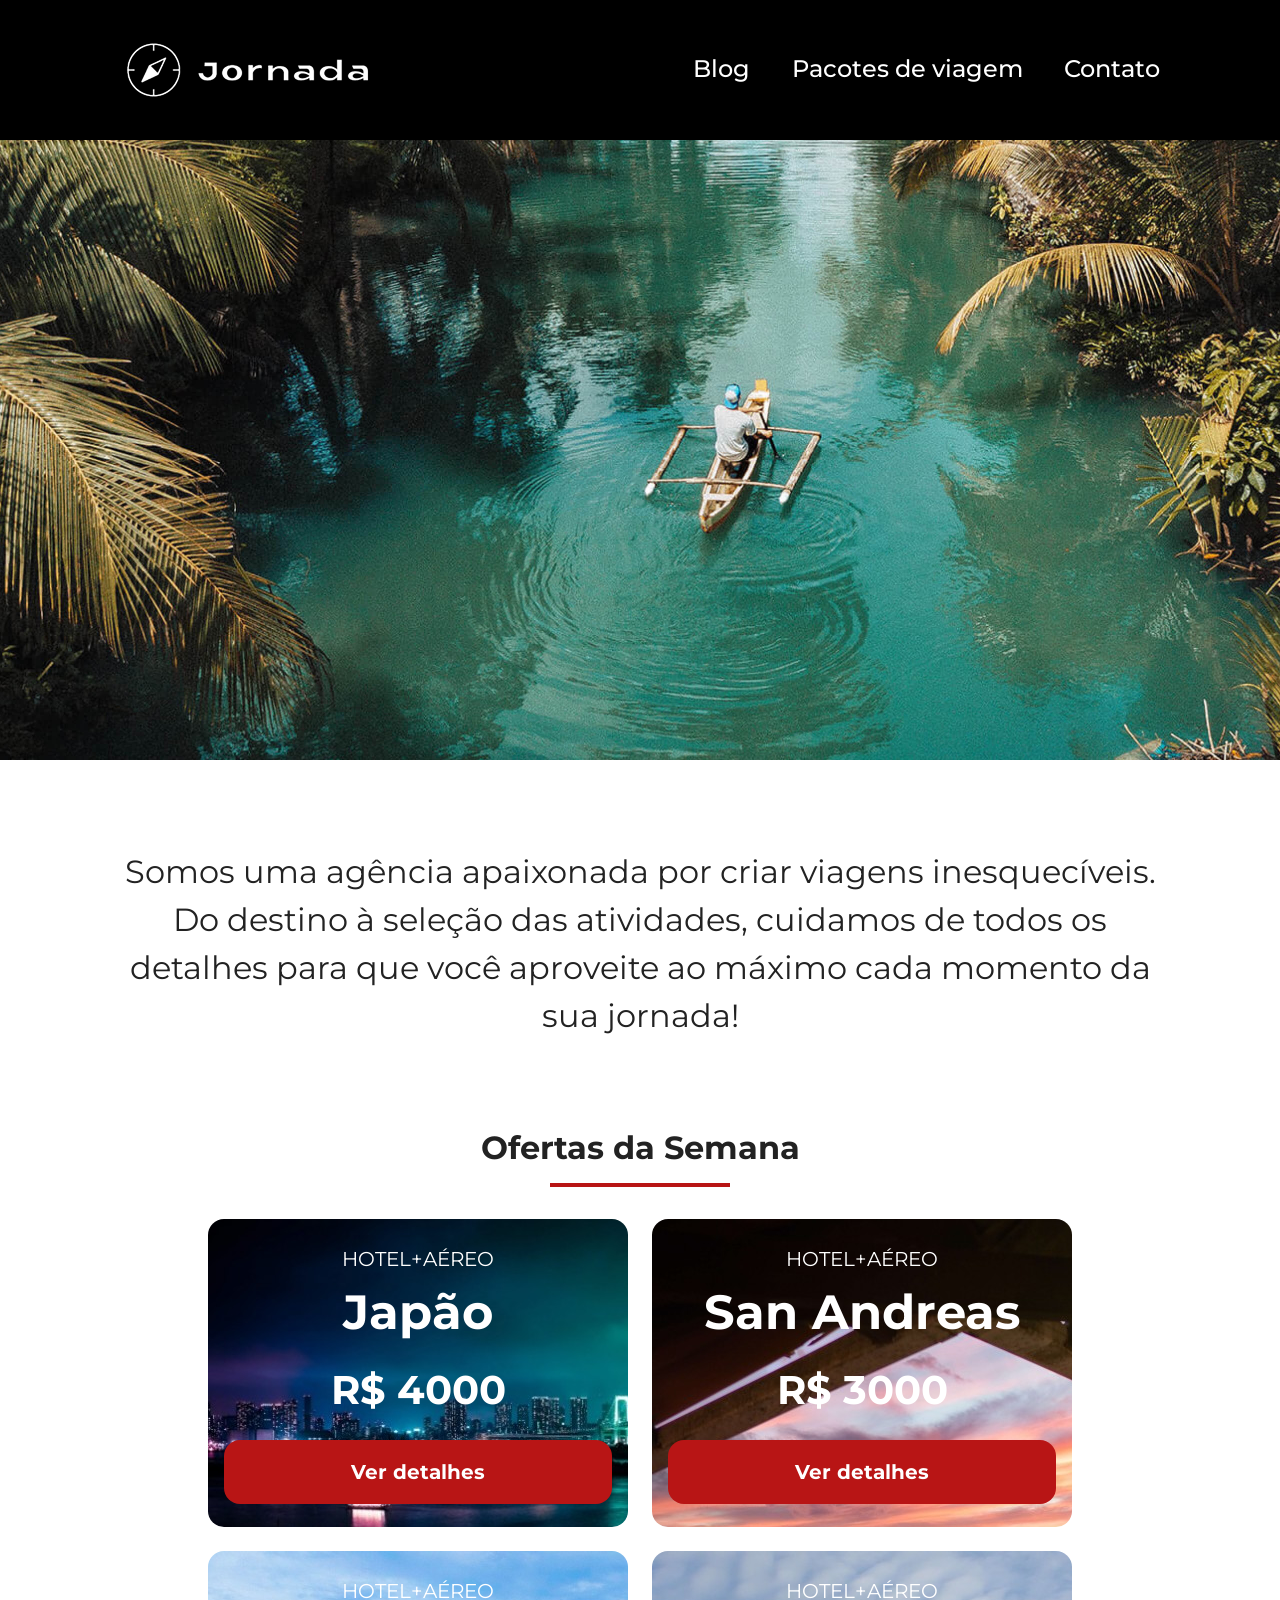
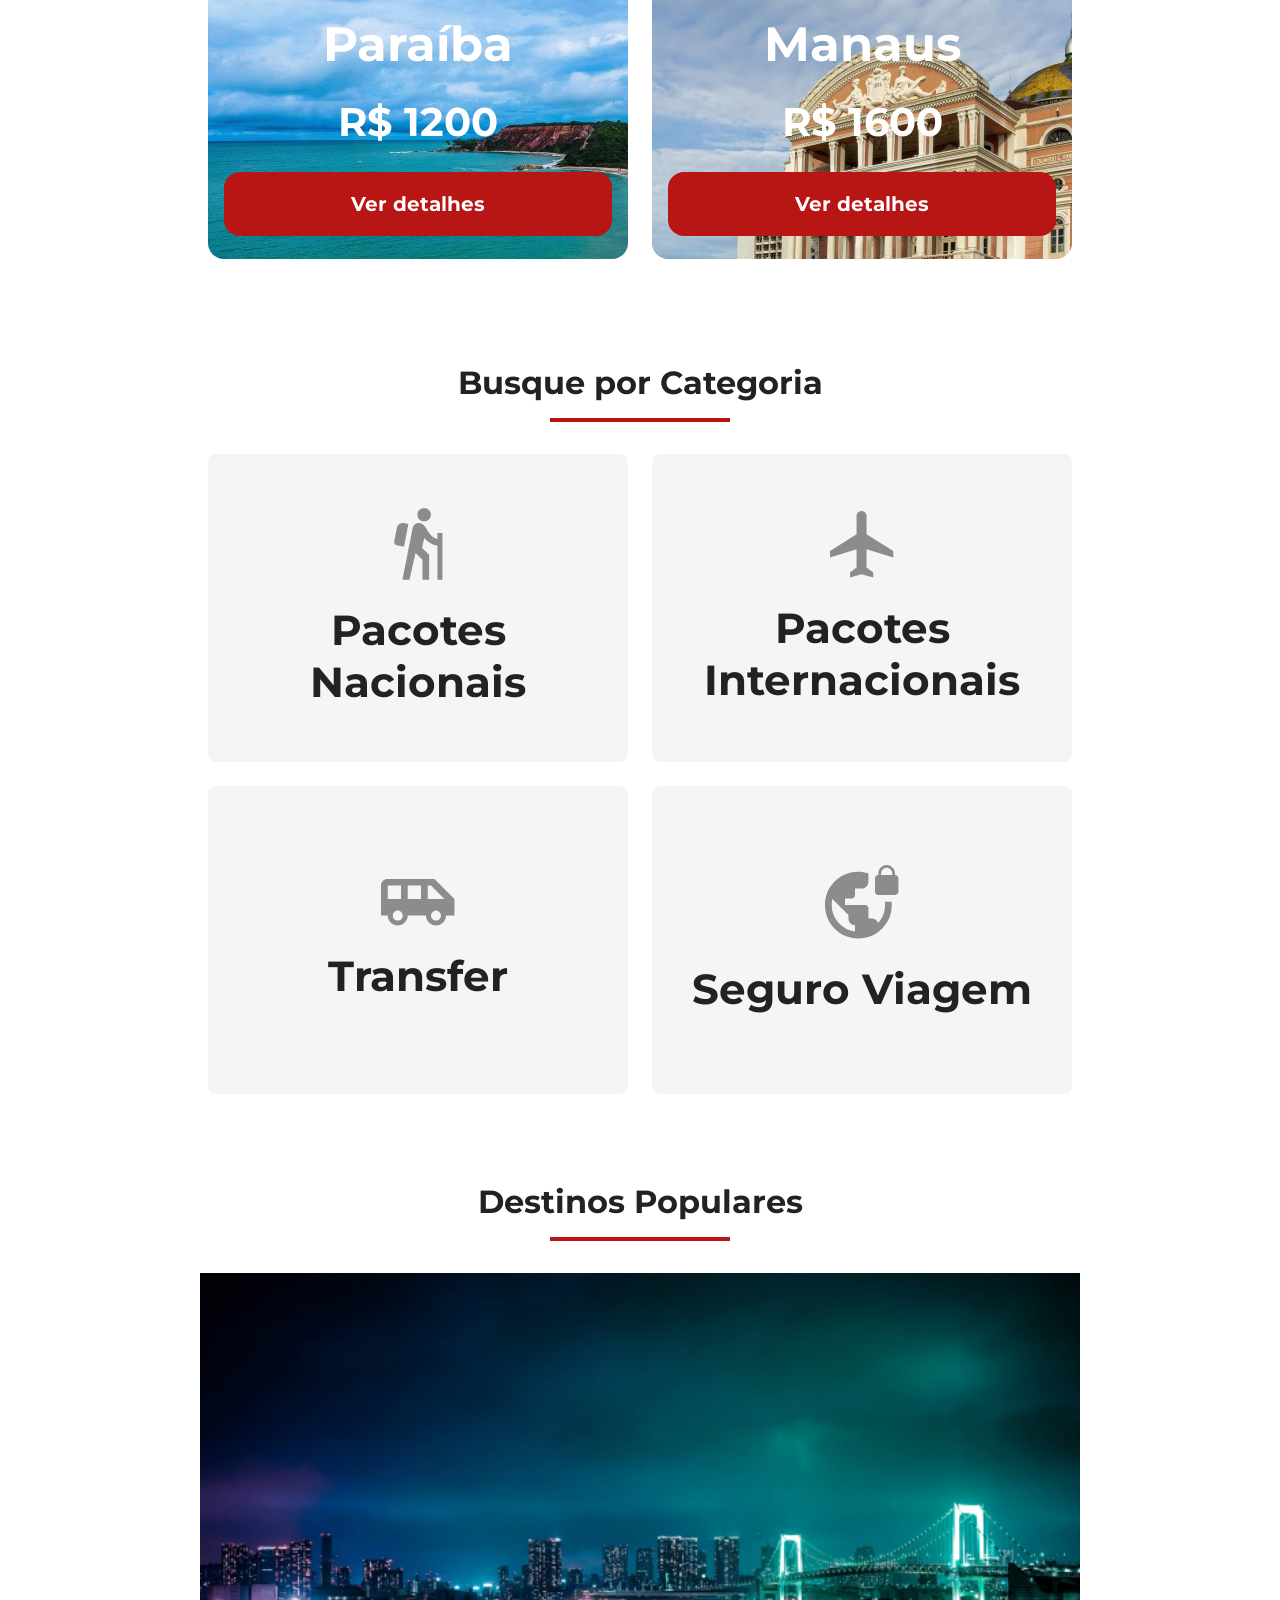
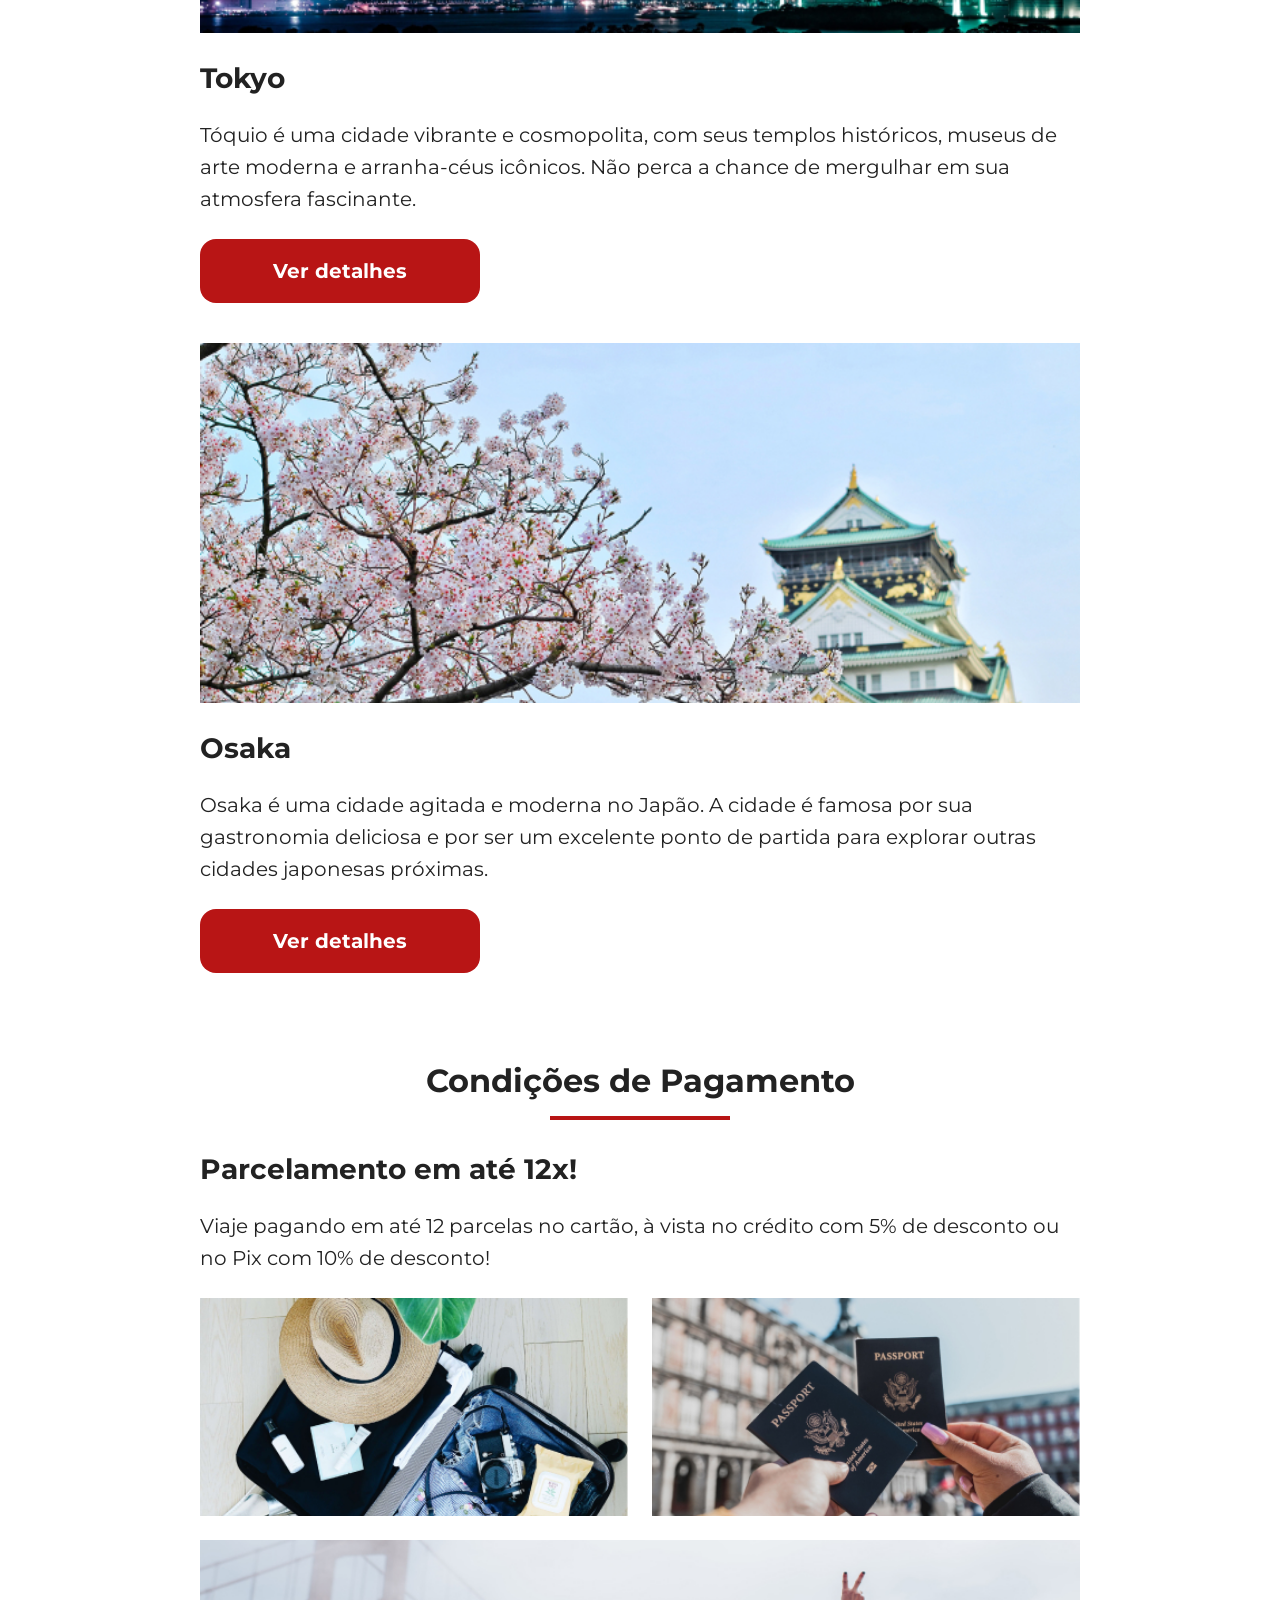
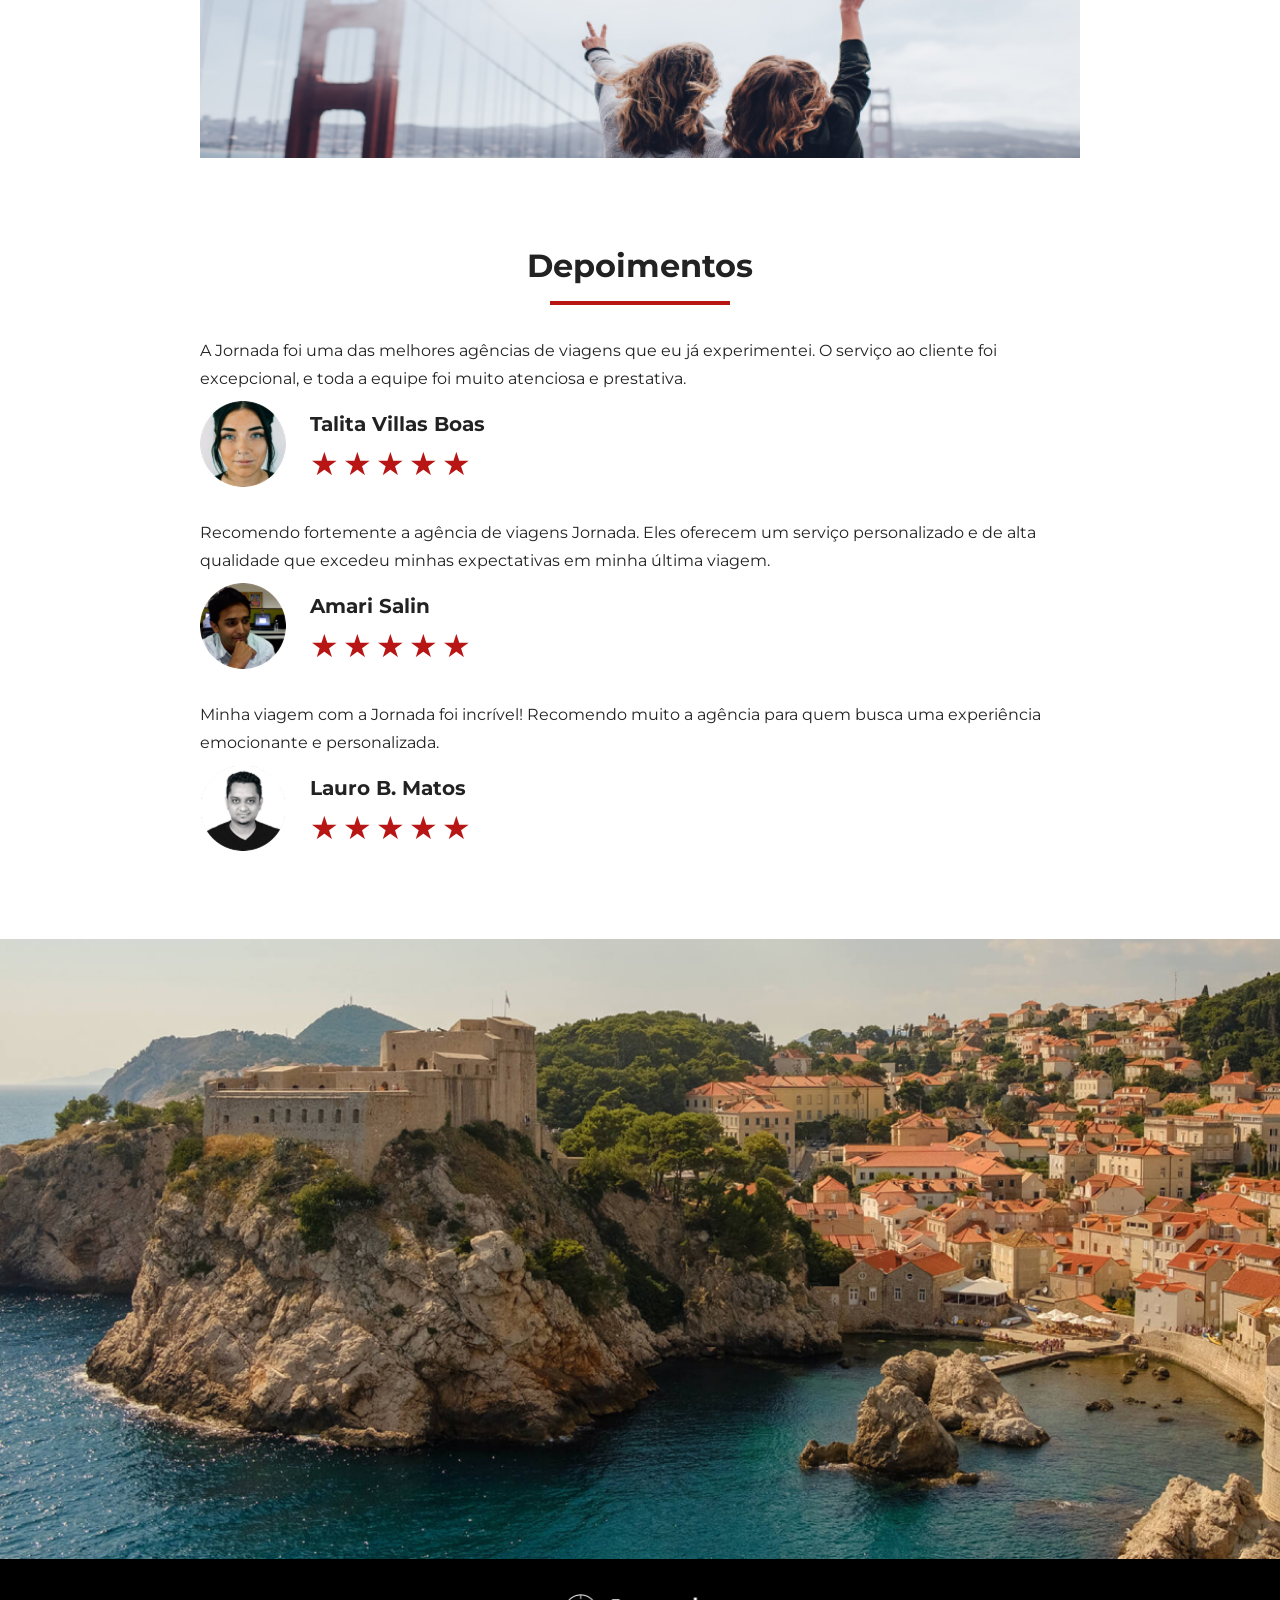
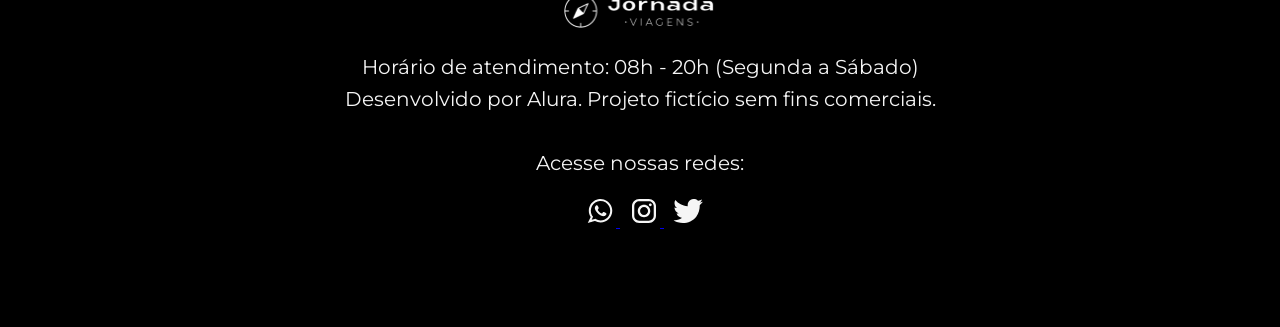
<file: index.html>
<!doctype html>
<html lang="en">
  <head>
    <meta charset="UTF-8" />
    <meta name="viewport" content="width=device-width, initial-scale=1.0" />

    <meta
      name="description"
      content="Jornada Viagens, uma agência apaixonada por criar viagens inesquecíveis"
    />
    <meta name="og:title" content="Jornada Viagens" />
    <meta
      name="og:description"
      content="Jornada Viagens, uma agência apaixonada por criar viagens inesquecíveis"
    />
    <meta
      name="og:image"
      content="https://lucaaas.github.io/jornada-viagens/img/logo-branco.png"
    />
    <meta name="og:type" content="website" />
    <meta name="og:url" content="https://lucaaas.github.io/jornada-viagens/" />

    <link rel="shortcut icon" href="favicon.png" type="image/x-icon" />

    <link rel="stylesheet" href="css/style.css" />

    <title>Jornada Viagens</title>
  </head>

  <body>
    <header class="main-header">
      <a class="logo" href="#" title="Voltar para a página inicial">
        <img
          class="img-mobile"
          src="img/bussola-jornada-branca.png"
          alt="Bússola do logo Jornada Viagens na cor branca"
        />

        <img
          class="img-desktop"
          src="img/bussola-texto-jornada-braco.png"
          alt="Bússola do logo Jornada Viagens na cor preta"
        />
      </a>

      <div class="navigation-menu">
        <label for="menu">
          <img src="img/menu.png" alt="menu" />
        </label>
        <input type="checkbox" id="menu" hidden />

        <nav>
          <ul class="list-links">
            <li>
              <a href="blog.html" target="_blank" title="Acessar Blog">Blog</a>
            </li>

            <li>
              <a
                href="packages.html"
                title="Acessar Pacotes de viagem"
              >
                Pacotes de viagem
              </a>
            </li>

            <li>
              <a href="contato.html" target="_blank" title="Acessar Contato">
                Contato
              </a>
            </li>
          </ul>
        </nav>
      </div>
    </header>

    <section class="hero">
      <div class="hero-img"></div>

      <h2>
        Somos uma agência apaixonada por criar viagens inesquecíveis. Do destino
        à seleção das atividades, cuidamos de todos os detalhes para que você
        aproveite ao máximo cada momento da sua jornada!
      </h2>
    </section>

    <section class="offers">
      <div class="section-title">
        <h2>Ofertas da Semana</h2>
        <hr />
      </div>

      <div class="offer-cards">
        <article class="card japao">
          <header>
            <p>HOTEL+AÉREO</p>
            <h3>
              Japão
              <br />
              <span> R$ 4000 </span>
            </h3>
          </header>

          <footer>
            <a href="#" class="button">Ver detalhes</a>
          </footer>
        </article>

        <article class="card san-andreas">
          <header>
            <p>HOTEL+AÉREO</p>
            <h3>
              San Andreas
              <br />
              <span> R$ 3000 </span>
            </h3>
          </header>

          <footer>
            <a href="#" class="button">Ver detalhes</a>
          </footer>
        </article>

        <article class="card paraiba">
          <header>
            <p>HOTEL+AÉREO</p>
            <h3>
              Paraíba
              <br />
              <span> R$ 1200 </span>
            </h3>
          </header>

          <footer>
            <a href="#" class="button">Ver detalhes</a>
          </footer>
        </article>

        <article class="card manaus">
          <header>
            <p>HOTEL+AÉREO</p>
            <h3>
              Manaus
              <br />
              <span> R$ 1600 </span>
            </h3>
          </header>

          <footer>
            <a href="#" class="button">Ver detalhes</a>
          </footer>
        </article>
      </div>
    </section>

    <section class="categories">
      <div class="section-title">
        <h2>Busque por Categoria</h2>
        <hr />
      </div>

      <div class="categories-search">
        <a
          href="#"
          class="clickable-card"
          title="Busque pela categoria pacotes nacionais"
        >
          <article>
            <img
              src="img/icon-national-packs.svg"
              alt="Ícone pacotes nacionais"
              class="icon"
            />
            <h3 class="content-title">Pacotes Nacionais</h3>
          </article>
        </a>

        <a
          href="#"
          class="clickable-card"
          title="Busque pela categoria pacotes internacionais"
        >
          <article>
            <img
              src="img/icon-international-packs.svg"
              alt="Ícone pacotes internacionais"
              class="icon"
            />
            <h3 class="content-title">Pacotes Internacionais</h3>
          </article>
        </a>

        <a
          href="#"
          class="clickable-card"
          title="Busque pela categoria tranfer"
        >
          <article>
            <img src="img/icon-transfer.svg" alt="Ícone tranfer" class="icon" />
            <h3 class="content-title">Transfer</h3>
          </article>
        </a>

        <a
          href="#"
          class="clickable-card"
          title="Busque pela categoria seguro de viagem"
        >
          <article>
            <img
              src="img/icon-trip-insurance.svg"
              alt="Ícone seguro viagem"
              class="icon"
            />
            <h3 class="content-title">Seguro Viagem</h3>
          </article>
        </a>
      </div>
    </section>

    <section class="destinations">
      <div class="section-title">
        <h2>Destinos Populares</h2>
        <hr />
      </div>

      <div class="destination-items">
        <article class="item">
          <header>
            <div class="img-item tokyo-image"></div>
            <h3 class="content-title">Tokyo</h3>
          </header>

          <p class="content-text">
            Tóquio é uma cidade vibrante e cosmopolita, com seus templos
            históricos, museus de arte moderna e arranha-céus icônicos. Não
            perca a chance de mergulhar em sua atmosfera fascinante.
          </p>

          <footer>
            <a
              href="#"
              class="button"
              title="Veja mais detalhes do destino Tokyo"
              >Ver detalhes</a
            >
          </footer>
        </article>

        <article class="item">
          <header>
            <div class="img-item osaka-image"></div>
            <h3 class="content-title">Osaka</h3>
          </header>

          <p class="content-text">
            Osaka é uma cidade agitada e moderna no Japão. A cidade é famosa por
            sua gastronomia deliciosa e por ser um excelente ponto de partida
            para explorar outras cidades japonesas próximas.
          </p>

          <footer>
            <a
              href="#"
              class="button"
              title="Veja mais detalhes do destino Osaka"
              >Ver detalhes</a
            >
          </footer>
        </article>
      </div>
    </section>

    <section class="payments">
      <div class="section-title">
        <h2>Condições de Pagamento</h2>
        <hr />
      </div>

      <div class="content">
        <div class="payment-info-content">
          <h3 class="content-title">Parcelamento em até 12x!</h3>
          <p class="content-text">
            Viaje pagando em até 12 parcelas no cartão, à vista no crédito com
            5% de desconto ou no Pix com 10% de desconto!
          </p>
        </div>

        <div class="image-gallery">
          <div class="image first-image"></div>
          <div class="image second-image"></div>
          <div class="image third-image"></div>
        </div>
      </div>
    </section>

    <section class="testimonials">
      <div class="section-title">
        <h2>Depoimentos</h2>
        <hr />
      </div>

      <div class="testimonial-container">
        <article>
          <header>
            <p>
              A Jornada foi uma das melhores agências de viagens que eu já
              experimentei. O serviço ao cliente foi excepcional, e toda a
              equipe foi muito atenciosa e prestativa.
            </p>
          </header>

          <footer>
            <img
              src="img/avatar-talita.jpg"
              alt="Imagem de perfil da cliente Talita Villas Boas"
            />

            <div class="profile-content">
              <h3>Talita Villas Boas</h3>
              <div class="rating">
                <span class="star">★</span>
                <span class="star">★</span>
                <span class="star">★</span>
                <span class="star">★</span>
                <span class="star">★</span>
              </div>
            </div>
          </footer>
        </article>

        <article>
          <header>
            <p>
              Recomendo fortemente a agência de viagens Jornada. Eles oferecem
              um serviço personalizado e de alta qualidade que excedeu minhas
              expectativas em minha última viagem.
            </p>
          </header>

          <footer>
            <img
              src="img/avatar-amari.jpg"
              alt="Imagem de perfil da cliente Amari Salin"
            />

            <div class="profile-content">
              <h3>Amari Salin</h3>
              <div class="rating">
                <span class="star">★</span>
                <span class="star">★</span>
                <span class="star">★</span>
                <span class="star">★</span>
                <span class="star">★</span>
              </div>
            </div>
          </footer>
        </article>

        <article>
          <header>
            <p>
              Minha viagem com a Jornada foi incrível! Recomendo muito a agência
              para quem busca uma experiência emocionante e personalizada.
            </p>
          </header>

          <footer>
            <img
              src="img/avatar-lauro.jpg"
              alt="Imagem de perfil da cliente Lauro B. Matos"
            />

            <div class="profile-content">
              <h3>Lauro B. Matos</h3>
              <div class="rating">
                <span class="star">★</span>
                <span class="star">★</span>
                <span class="star">★</span>
                <span class="star">★</span>
                <span class="star">★</span>
              </div>
            </div>
          </footer>
        </article>
      </div>
    </section>

    <section class="hero">
      <div class="hero-img footer-hero-img"></div>
    </section>

    <section class="main-footer">
      <div class="footer-info">
        <img
          class="img-mobile"
          src="img/logo-branco.png"
          alt="Logo Jornada Viagens na cor branca"
        />

        <p>Horário de atendimento: 08h - 20h (Segunda a Sábado)</p>
        <p>Desenvolvido por Alura. Projeto fictício sem fins comerciais.</p>
      </div>

      <div class="social-medias">
        <p>Acesse nossas redes:</p>

        <a
          href="#"
          class="media-link"
          title="Acesse o Whatsapp da Jornada Viagens"
        >
          <img src="img/whatsapp-icon.svg" alt="Ícone do Whatsapp" />
        </a>

        <a
          href="#"
          class="media-link"
          title="Acesse o Instagram da Jornada Viagens"
        >
          <img src="img/instagram-icon.svg" alt="Ícone do Instagram" />
        </a>

        <a
          href="#"
          class="media-link"
          title="Acesse o Twitter da Jornada Viagens"
        >
          <img src="img/twitter-icon.svg" alt="Ícone do Twitter" />
        </a>
      </div>
    </section>
  </body>
</html>
</file>
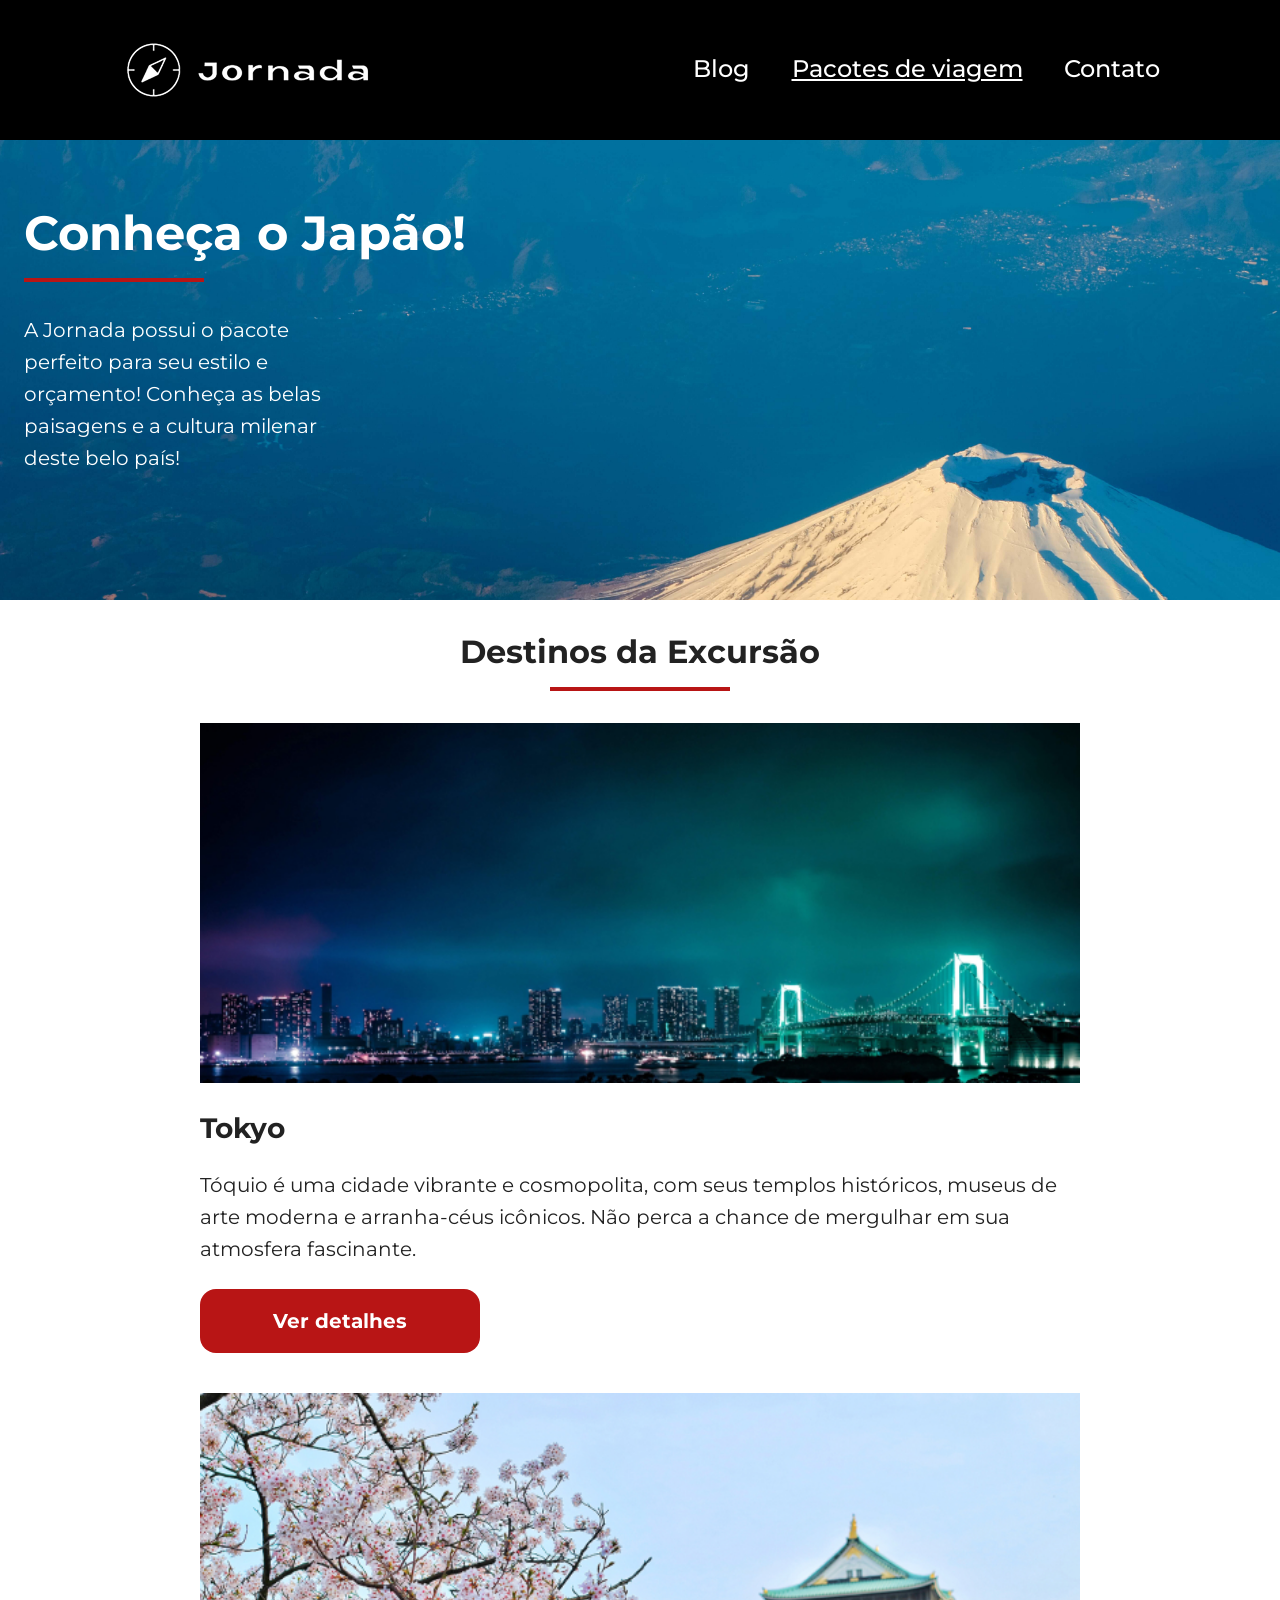
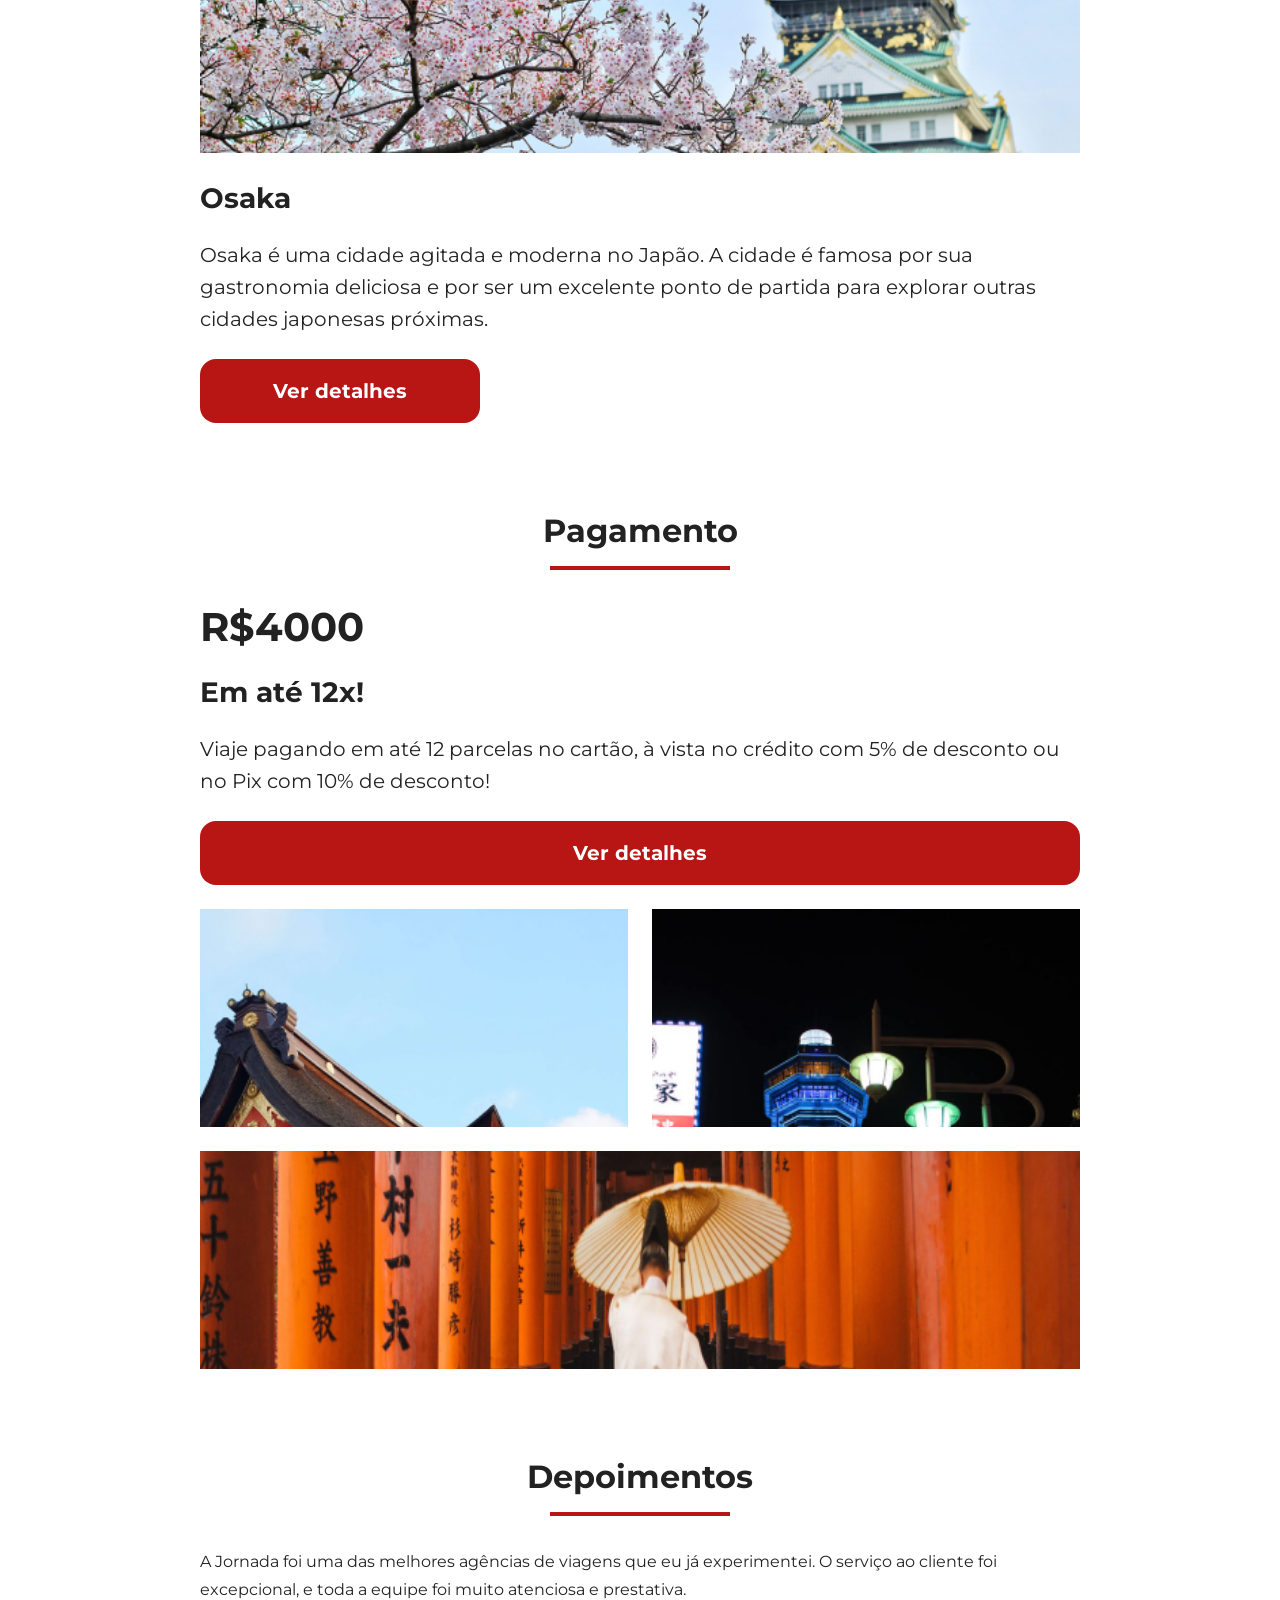
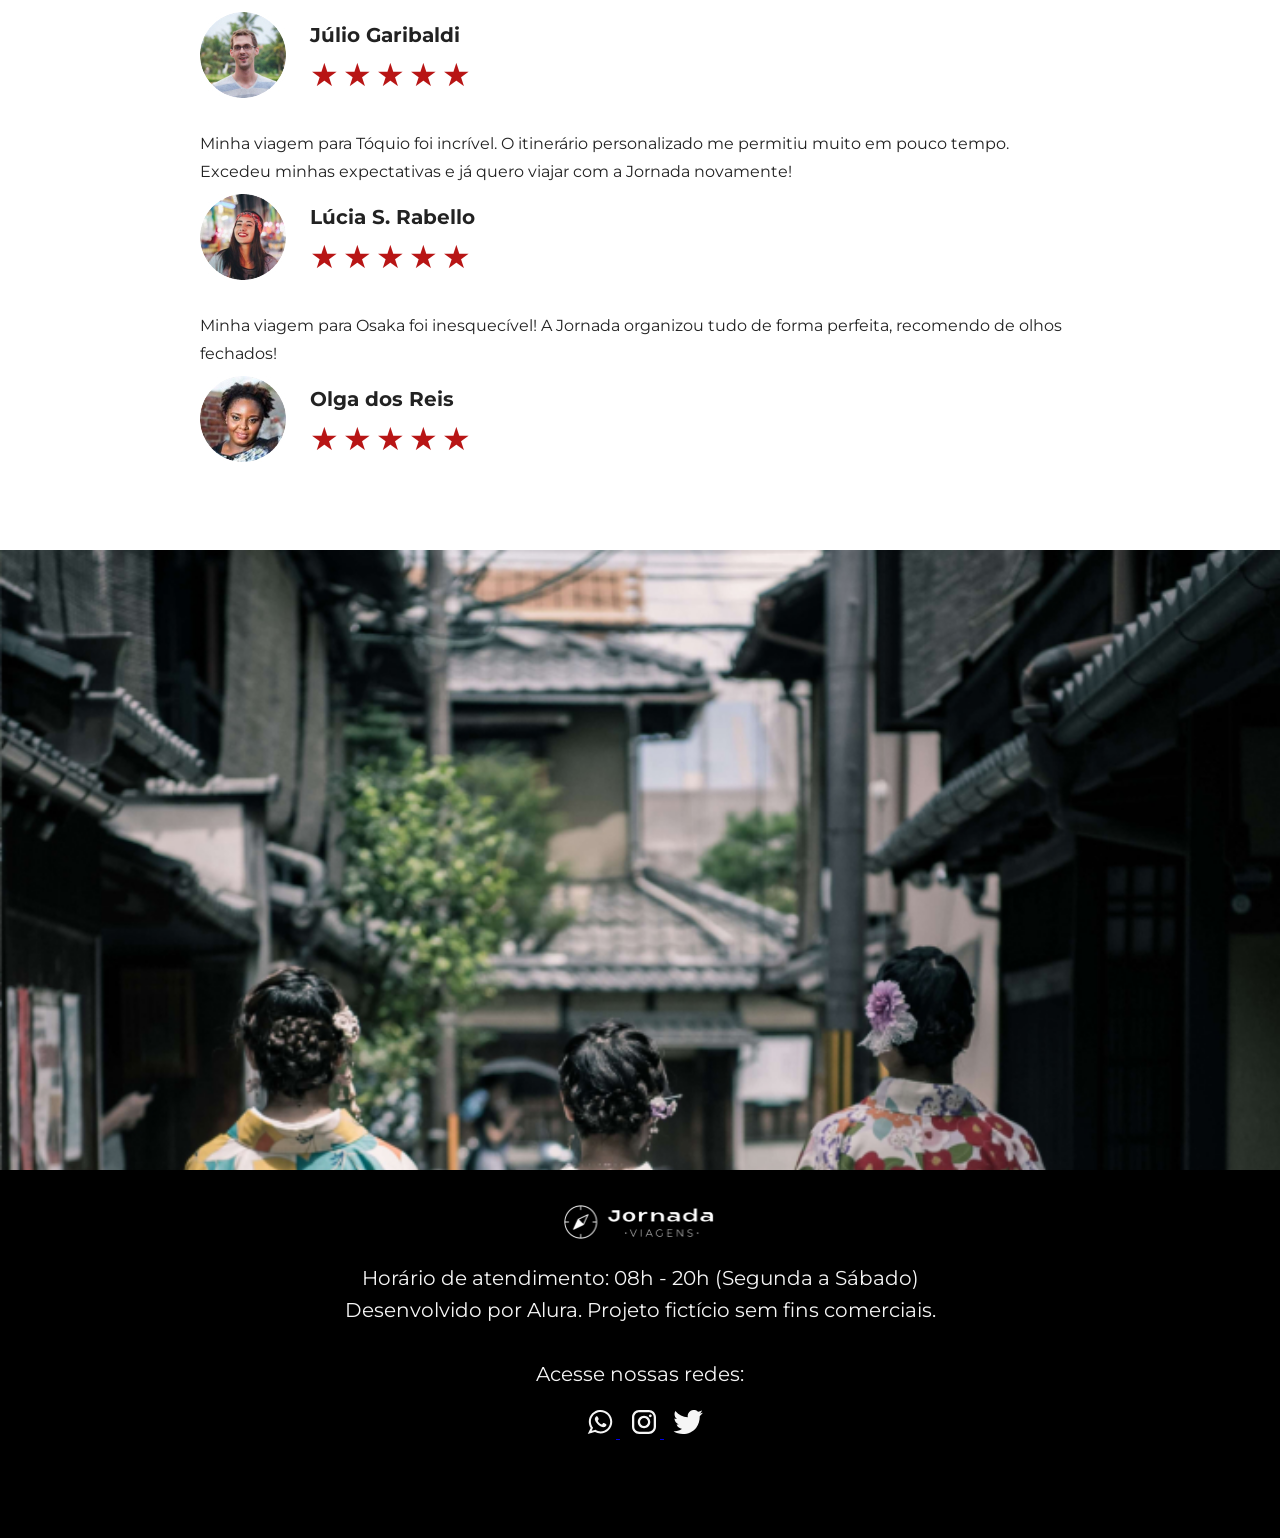
<file: packages.html>
<!doctype html>
<html lang="en">
  <head>
    <meta charset="UTF-8" />
    <meta name="viewport" content="width=device-width, initial-scale=1.0" />

    <meta
      name="description"
      content="A Jornada Viagens possui o pacote perfeito para seu estilo e orçamento!"
    />
    <meta name="og:title" content="Jornada Viagens" />
    <meta
      name="og:description"
      content="A Jornada Viagens possui o pacote perfeito para seu estilo e orçamento!"
    />
    <meta
      name="og:image"
      content="https://lucaaas.github.io/jornada-viagens/img/logo-branco.png"
    />
    <meta name="og:type" content="website" />
    <meta
      name="og:url"
      content="https://lucaaas.github.io/jornada-viagens/destination.html"
    />

    <link rel="shortcut icon" href="favicon.png" type="image/x-icon" />

    <link rel="stylesheet" href="css/style.css" />
    <link rel="stylesheet" href="css/packages.css" />

    <title>Pacotes de Viagem</title>
  </head>

  <body class="packages-page">
    <header class="main-header">
      <a class="logo" href="#" title="Voltar para a página inicial">
        <img
          class="img-mobile"
          src="img/bussola-jornada-branca.png"
          alt="Bússola do logo Jornada Viagens na cor branca"
        />

        <img
          class="img-desktop"
          src="img/bussola-texto-jornada-braco.png"
          alt="Bússola do logo Jornada Viagens na cor preta"
        />
      </a>

      <div class="navigation-menu">
        <label for="menu">
          <img src="img/menu.png" alt="menu" />
        </label>
        <input type="checkbox" id="menu" hidden />

        <nav>
          <ul class="list-links">
            <li>
              <a href="blog.html" target="_blank" title="Acessar Blog">Blog</a>
            </li>

            <li>
              <a
                href="packages.html"
                title="Acessar Pacotes de viagem"
                class="underline"
              >
                Pacotes de viagem
              </a>
            </li>

            <li>
              <a href="contato.html" target="_blank" title="Acessar Contato">
                Contato
              </a>
            </li>
          </ul>
        </nav>
      </div>
    </header>

    <section class="hero">
      <div class="hero-img packages-hero section-title">
        <h1>Conheça o Japão!</h1>
        <hr />
        <p>
          A Jornada possui o pacote perfeito para seu estilo e orçamento!
          Conheça as belas paisagens e a cultura milenar deste belo país!
        </p>
      </div>
    </section>

    <section class="destinations">
      <div class="section-title">
        <h2>Destinos da Excursão</h2>
        <hr />
      </div>

      <div class="destination-items">
        <article class="item">
          <header>
            <div class="img-item tokyo-image"></div>
            <h3 class="content-title">Tokyo</h3>
          </header>

          <p class="content-text">
            Tóquio é uma cidade vibrante e cosmopolita, com seus templos
            históricos, museus de arte moderna e arranha-céus icônicos. Não
            perca a chance de mergulhar em sua atmosfera fascinante.
          </p>

          <footer>
            <a
              href="#"
              class="button"
              title="Veja mais detalhes do destino Tokyo"
              >Ver detalhes</a
            >
          </footer>
        </article>

        <article class="item">
          <header>
            <div class="img-item osaka-image"></div>
            <h3 class="content-title">Osaka</h3>
          </header>

          <p class="content-text">
            Osaka é uma cidade agitada e moderna no Japão. A cidade é famosa por
            sua gastronomia deliciosa e por ser um excelente ponto de partida
            para explorar outras cidades japonesas próximas.
          </p>

          <footer>
            <a
              href="#"
              class="button"
              title="Veja mais detalhes do destino Osaka"
              >Ver detalhes</a
            >
          </footer>
        </article>
      </div>
    </section>

    <section class="payments">
      <div class="section-title">
        <h2>Pagamento</h2>
        <hr />
      </div>

      <div class="content">
        <div class="payment-info-content">
          <h3 class="content-title">R$4000</h3>
          <h4 class="content-subtitle">Em até 12x!</h4>
          <p class="content-text">
            Viaje pagando em até 12 parcelas no cartão, à vista no crédito com
            5% de desconto ou no Pix com 10% de desconto!
          </p>

          <a href="#" class="button" title="Veja mais detalhes de pagamento">
            Ver detalhes
          </a>
        </div>

        <div class="image-gallery">
          <div class="image first-image"></div>
          <div class="image second-image"></div>
          <div class="image third-image"></div>
        </div>
      </div>
    </section>

    <section class="testimonials">
      <div class="section-title">
        <h2>Depoimentos</h2>
        <hr />
      </div>

      <div class="testimonial-container">
        <article>
          <header>
            <p>
              A Jornada foi uma das melhores agências de viagens que eu já
              experimentei. O serviço ao cliente foi excepcional, e toda a
              equipe foi muito atenciosa e prestativa.
            </p>
          </header>

          <footer>
            <img
              src="img/avatar-julio-garibaldi.jpg"
              alt="Imagem de perfil da cliente Júlio Garibaldi"
            />

            <div class="profile-content">
              <h3>Júlio Garibaldi</h3>
              <div class="rating">
                <span class="star">★</span>
                <span class="star">★</span>
                <span class="star">★</span>
                <span class="star">★</span>
                <span class="star">★</span>
              </div>
            </div>
          </footer>
        </article>

        <article>
          <header>
            <p>
              Minha viagem para Tóquio foi incrível.
              O itinerário personalizado me permitiu muito em pouco tempo.
              Excedeu minhas expectativas e já quero viajar com a Jornada novamente!
            </p>
          </header>

          <footer>
            <img
              src="img/avatar-lucia-rabello.jpg"
              alt="Imagem de perfil da cliente Lúcia S. Rabello"
            />

            <div class="profile-content">
              <h3>Lúcia S. Rabello</h3>
              <div class="rating">
                <span class="star">★</span>
                <span class="star">★</span>
                <span class="star">★</span>
                <span class="star">★</span>
                <span class="star">★</span>
              </div>
            </div>
          </footer>
        </article>

        <article>
          <header>
            <p>
              Minha viagem para Osaka foi inesquecível!
              A Jornada organizou tudo de forma perfeita, recomendo de olhos fechados!
            </p>
          </header>

          <footer>
            <img
              src="img/avatar-olga-reis.jpg"
              alt="Imagem de perfil da cliente Olga dos Reis"
            />

            <div class="profile-content">
              <h3>Olga dos Reis</h3>
              <div class="rating">
                <span class="star">★</span>
                <span class="star">★</span>
                <span class="star">★</span>
                <span class="star">★</span>
                <span class="star">★</span>
              </div>
            </div>
          </footer>
        </article>
      </div>
    </section>

    <section class="hero">
      <div class="hero-img footer-hero-img"></div>
    </section>

    <section class="main-footer">
      <div class="footer-info">
        <img
          class="img-mobile"
          src="img/logo-branco.png"
          alt="Logo Jornada Viagens na cor branca"
        />

        <p>Horário de atendimento: 08h - 20h (Segunda a Sábado)</p>
        <p>Desenvolvido por Alura. Projeto fictício sem fins comerciais.</p>
      </div>

      <div class="social-medias">
        <p>Acesse nossas redes:</p>

        <a
          href="#"
          class="media-link"
          title="Acesse o Whatsapp da Jornada Viagens"
        >
          <img src="img/whatsapp-icon.svg" alt="Ícone do Whatsapp" />
        </a>

        <a
          href="#"
          class="media-link"
          title="Acesse o Instagram da Jornada Viagens"
        >
          <img src="img/instagram-icon.svg" alt="Ícone do Instagram" />
        </a>

        <a
          href="#"
          class="media-link"
          title="Acesse o Twitter da Jornada Viagens"
        >
          <img src="img/twitter-icon.svg" alt="Ícone do Twitter" />
        </a>
      </div>
    </section>
  </body>
</html>
</file>
<file: css/style.css>
@import url(global.css);
@import url(header.css);
@import url(hero.css);
@import url(offers.css);
@import url(categories-search.css);
@import url(destinations.css);
@import url(payments.css);
@import url(terstimonials.css);
@import url(footer.css);
</file>
<file: css/packages.css>
.hero .packages-hero {
  background: url("../img/hero-japan-mobile.jpg") no-repeat;
  background-size: cover;
  height: 460px;
}

.packages-hero {
  padding: 64px 24px 0;
  color: #ffffff;
}

.packages-hero h1 {
  font-size: 48px;
}

.packages-hero hr {
  margin: 16px 0 32px;
}

.packages-hero p {
  font-size: 20px;
  line-height: 32px;
  width: 312px;
}

.packages-page .payment-info-content .content-title {
  font-size: 40px;
  margin-bottom: 24px;
}

.packages-page .payment-info-content .content-subtitle {
  font-size: 28px;
}

.packages-page .payment-info-content .button {
  margin-top: 24px;
}

.packages-page .image-gallery .first-image {
  background: url("../img/tour-japan-1-mobile.jpg") no-repeat;
  background-size: cover;
}

.packages-page .image-gallery .second-image {
  background: url("../img/tour-japan-2-mobile.jpg") no-repeat;
  background-size: cover;
}

.packages-page .image-gallery .third-image {
  background: url("../img/tour-japan-3-mobile.jpg") no-repeat;
  background-size: cover;
}

.packages-page .footer-hero-img {
  background: url("../img/footer-hero-packages-mobile.jpg") no-repeat;
  background-size: cover;
}
</file>
